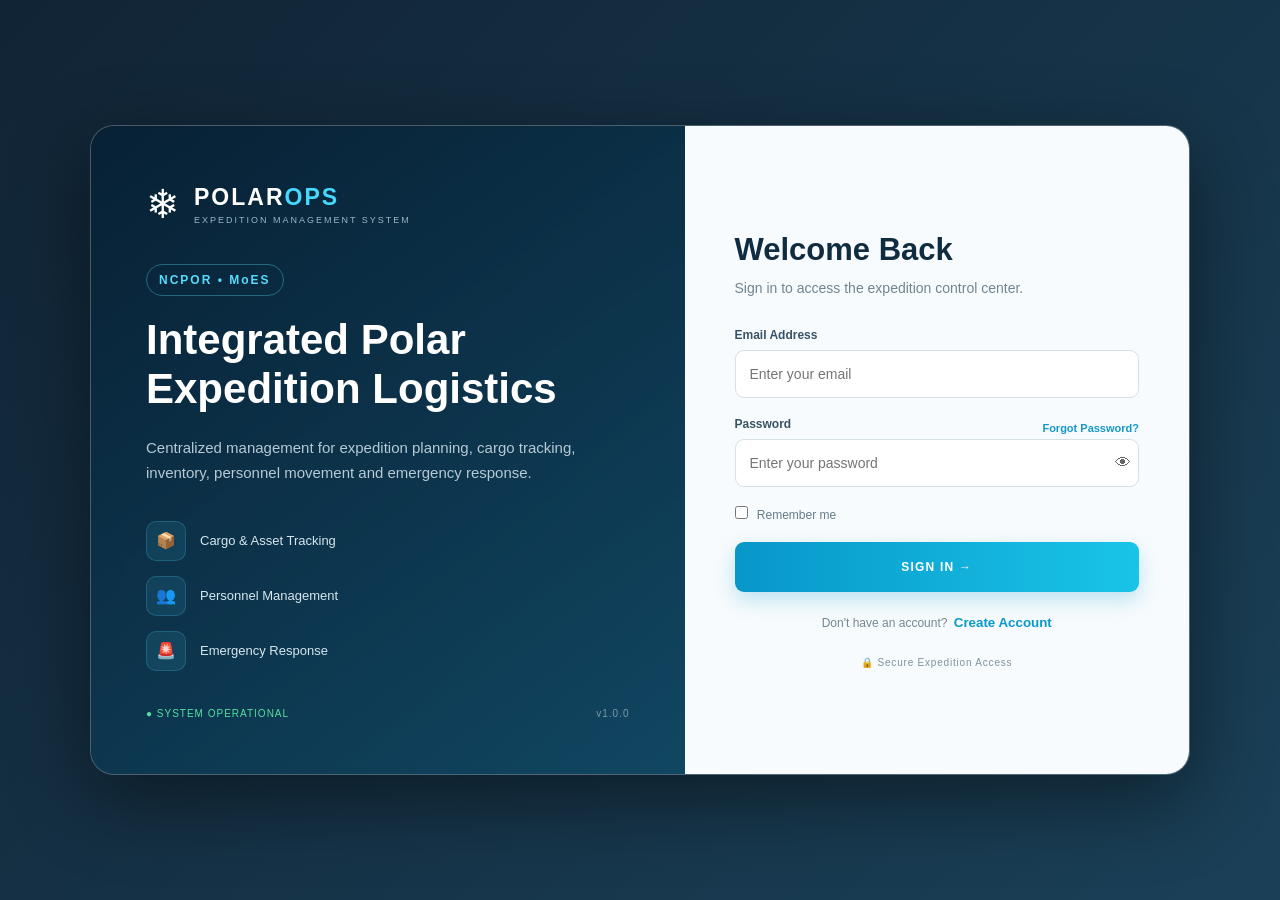
<file: login.html>
<!DOCTYPE html>
<html lang="en">
<head>
    <meta charset="UTF-8">
    <meta name="viewport" content="width=device-width, initial-scale=1.0">

    <title>Polar Expedition | Secure Access</title>

    <link rel="stylesheet" href="auth.css">
</head>

<body>

    <div class="auth-container">

        <!-- Left Section -->
        <div class="auth-info">
            <div class="logo">
                <span>❄</span>
                <div>
                    <h2>POLAR<span>OPS</span></h2>
                    <p>EXPEDITION MANAGEMENT SYSTEM</p>
                </div>
            </div>

            <div class="info-content">
                <p class="tag">NCPOR • MoES</p>

                <h1>
                    Integrated Polar<br>
                    Expedition Logistics
                </h1>

                <p>
                    Centralized management for expedition planning,
                    cargo tracking, inventory, personnel movement
                    and emergency response.
                </p>

                <div class="features">
                    <div>
                        <span>📦</span>
                        <p>Cargo & Asset Tracking</p>
                    </div>

                    <div>
                        <span>👥</span>
                        <p>Personnel Management</p>
                    </div>

                    <div>
                        <span>🚨</span>
                        <p>Emergency Response</p>
                    </div>
                </div>
            </div>

            <div class="info-footer">
                <span>● SYSTEM OPERATIONAL</span>
                <span>v1.0.0</span>
            </div>
        </div>


        <!-- Right Section -->
        <div class="auth-card">

            <!-- Login -->
            <div class="auth-form active" id="loginForm">

                <div class="mobile-logo">
                    ❄ POLAROPS
                </div>

                <h2>Welcome Back</h2>
                <p class="subtitle">
                    Sign in to access the expedition control center.
                </p>

                <form onsubmit="loginUser(event)">

                    <div class="input-group">
                        <label for="loginEmail">Email Address</label>

                        <input
                            type="email"
                            id="loginEmail"
                            placeholder="Enter your email"
                            required
                        >
                    </div>

                    <div class="input-group">
                        <div class="label-row">
                            <label for="loginPassword">Password</label>

                            <button
                                type="button"
                                class="forgot-link"
                                onclick="showForm('forgotForm')"
                            >
                                Forgot Password?
                            </button>
                        </div>

                        <div class="password-box">
                            <input
                                type="password"
                                id="loginPassword"
                                placeholder="Enter your password"
                                required
                            >

                            <button
                                type="button"
                                onclick="togglePassword('loginPassword', this)"
                            >
                                👁
                            </button>
                        </div>
                    </div>

                    <div class="remember">
                        <label>
                            <input type="checkbox" id="rememberMe">
                            Remember me
                        </label>
                    </div>

                    <button class="auth-btn" type="submit">
                        SIGN IN →
                    </button>

                </form>

                <p class="switch-text">
                    Don't have an account?
                    <button onclick="showForm('registerForm')">
                        Create Account
                    </button>
                </p>

                <div class="security-note">
                    🔒 Secure Expedition Access
                </div>

            </div>


            <!-- Register -->
            <div class="auth-form" id="registerForm">

                <h2>Create Account</h2>

                <p class="subtitle">
                    Register for the Polar Expedition Management System.
                </p>

                <form onsubmit="registerUser(event)">

                    <div class="input-group">
                        <label for="registerName">Full Name</label>

                        <input
                            type="text"
                            id="registerName"
                            placeholder="Enter your full name"
                            required
                        >
                    </div>

                    <div class="input-group">
                        <label for="registerEmail">Official Email</label>

                        <input
                            type="email"
                            id="registerEmail"
                            placeholder="Enter your email"
                            required
                        >
                    </div>

                    <div class="input-group">
                        <label for="registerRole">Role</label>

                        <select id="registerRole" required>
                            <option value="">Select your role</option>
                            <option value="Expedition Manager">Expedition Manager</option>
                            <option value="Logistics Officer">Logistics Officer</option>
                            <option value="Inventory Manager">Inventory Manager</option>
                            <option value="Personnel Officer">Personnel Officer</option>
                            <option value="Field Officer">Field Officer</option>
                        </select>
                    </div>

                    <div class="input-group">
                        <label for="registerPassword">Password</label>

                        <div class="password-box">
                            <input
                                type="password"
                                id="registerPassword"
                                placeholder="Create a password"
                                required
                            >

                            <button
                                type="button"
                                onclick="togglePassword('registerPassword', this)"
                            >
                                👁
                            </button>
                        </div>
                    </div>

                    <div class="input-group">
                        <label for="confirmPassword">Confirm Password</label>

                        <input
                            type="password"
                            id="confirmPassword"
                            placeholder="Confirm your password"
                            required
                        >
                    </div>

                    <label class="terms">
                        <input type="checkbox" required>
                        I agree to the system access terms.
                    </label>

                    <button class="auth-btn" type="submit">
                        CREATE ACCOUNT →
                    </button>

                </form>

                <p class="switch-text">
                    Already have an account?
                    <button onclick="showForm('loginForm')">
                        Sign In
                    </button>
                </p>

            </div>


            <!-- Forgot Password -->
            <div class="auth-form" id="forgotForm">

                <div class="forgot-icon">
                    🔐
                </div>

                <h2>Reset Password</h2>

                <p class="subtitle">
                    Enter your registered email address and we'll
                    send instructions to reset your password.
                </p>

                <form onsubmit="forgotPassword(event)">

                    <div class="input-group">
                        <label for="forgotEmail">
                            Registered Email
                        </label>

                        <input
                            type="email"
                            id="forgotEmail"
                            placeholder="Enter your email"
                            required
                        >
                    </div>

                    <button class="auth-btn" type="submit">
                        SEND RESET LINK →
                    </button>

                </form>

                <p class="switch-text">
                    Remember your password?
                    <button onclick="showForm('loginForm')">
                        Back to Login
                    </button>
                </p>

            </div>


            <div id="message"></div>

        </div>

    </div>

    <script src="auth.js"></script>

</body>
</html>
</file>
<file: auth.css>
/* ================================
   POLAROPS AUTHENTICATION
   ================================ */

* {
    margin: 0;
    padding: 0;
    box-sizing: border-box;
}

body {
    font-family: Arial, Helvetica, sans-serif;
    min-height: 100vh;

    background:
        linear-gradient(
            135deg,
            rgba(4, 24, 42, 0.95),
            rgba(7, 48, 73, 0.92)
        ),
        url("https://images.unsplash.com/photo-1517783999520-f068d7431a60?auto=format&fit=crop&w=2000&q=80");

    background-size: cover;
    background-position: center;

    display: flex;
    justify-content: center;
    align-items: center;

    color: #ffffff;
}


/* Main Container */

.auth-container {
    width: 1100px;
    min-height: 650px;

    display: grid;
    grid-template-columns: 1fr 0.85fr;

    background: rgba(255, 255, 255, 0.08);

    border: 1px solid rgba(255, 255, 255, 0.18);

    border-radius: 24px;

    overflow: hidden;

    box-shadow:
        0 25px 80px rgba(0, 0, 0, 0.45);

    backdrop-filter: blur(15px);
}


/* ================================
   LEFT INFORMATION PANEL
   ================================ */

.auth-info {
    padding: 55px;

    display: flex;
    flex-direction: column;
    justify-content: space-between;

    background:
        linear-gradient(
            145deg,
            rgba(5, 30, 50, 0.9),
            rgba(9, 71, 101, 0.75)
        );
}

.logo {
    display: flex;
    align-items: center;
    gap: 14px;
}

.logo > span {
    font-size: 40px;
}

.logo h2 {
    font-size: 23px;
    letter-spacing: 2px;
}

.logo h2 span {
    color: #46d9ff;
}

.logo p {
    font-size: 9px;
    letter-spacing: 2px;
    color: #9bb8c8;
    margin-top: 4px;
}


.info-content {
    max-width: 480px;
}

.tag {
    display: inline-block;

    color: #55dcff;

    font-size: 12px;
    font-weight: bold;

    letter-spacing: 2px;

    border: 1px solid rgba(85, 220, 255, 0.35);

    padding: 8px 12px;

    border-radius: 20px;

    margin-bottom: 20px;
}

.info-content h1 {
    font-size: 42px;
    line-height: 1.15;
    margin-bottom: 22px;
}

.info-content > p:not(.tag) {
    color: #b7cad5;

    line-height: 1.7;

    font-size: 15px;
}


.features {
    margin-top: 35px;

    display: grid;
    gap: 15px;
}

.features div {
    display: flex;
    align-items: center;
    gap: 14px;

    color: #d7e7ee;
}

.features span {
    width: 40px;
    height: 40px;

    display: flex;
    align-items: center;
    justify-content: center;

    background: rgba(80, 210, 255, 0.1);

    border: 1px solid rgba(80, 210, 255, 0.2);

    border-radius: 10px;
}

.features p {
    font-size: 13px;
}


.info-footer {
    display: flex;
    justify-content: space-between;

    color: #7f9aa8;

    font-size: 10px;

    letter-spacing: 1px;
}

.info-footer span:first-child {
    color: #55e0a1;
}


/* ================================
   RIGHT AUTH CARD
   ================================ */

.auth-card {
    background: #f7fbfd;

    color: #173247;

    padding: 50px;

    display: flex;
    flex-direction: column;
    justify-content: center;
}

.auth-form {
    display: none;
}

.auth-form.active {
    display: block;
}

.auth-form h2 {
    font-size: 31px;
    margin-bottom: 9px;

    color: #102c40;
}

.subtitle {
    color: #718492;

    font-size: 14px;

    line-height: 1.6;

    margin-bottom: 28px;
}


/* Inputs */

.input-group {
    margin-bottom: 19px;
}

.input-group label {
    display: block;

    font-size: 12px;

    font-weight: bold;

    color: #385366;

    margin-bottom: 8px;
}

.input-group input,
.input-group select {
    width: 100%;

    height: 48px;

    border: 1px solid #d5e1e7;

    background: #ffffff;

    border-radius: 9px;

    padding: 0 14px;

    font-size: 14px;

    color: #18394e;

    outline: none;

    transition: 0.25s;
}

.input-group input:focus,
.input-group select:focus {
    border-color: #23aee0;

    box-shadow:
        0 0 0 3px rgba(35, 174, 224, 0.12);
}


/* Password */

.password-box {
    position: relative;
}

.password-box input {
    padding-right: 48px;
}

.password-box button {
    position: absolute;

    right: 8px;
    top: 50%;

    transform: translateY(-50%);

    border: none;

    background: transparent;

    cursor: pointer;

    font-size: 16px;

    opacity: 0.6;
}


/* Label row */

.label-row {
    display: flex;

    align-items: center;

    justify-content: space-between;
}

.label-row label {
    margin-bottom: 8px;
}

.forgot-link {
    border: none;

    background: transparent;

    color: #1598c8;

    font-size: 11px;

    cursor: pointer;

    font-weight: bold;
}


/* Remember */

.remember {
    margin-bottom: 20px;

    font-size: 12px;

    color: #667c88;
}

.remember input {
    margin-right: 6px;
}


/* Terms */

.terms {
    display: block;

    color: #687e89;

    font-size: 11px;

    margin-bottom: 20px;
}

.terms input {
    margin-right: 6px;
}


/* Main Button */

.auth-btn {
    width: 100%;

    height: 50px;

    border: none;

    border-radius: 9px;

    background:
        linear-gradient(
            90deg,
            #0797c9,
            #19c4e8
        );

    color: white;

    font-size: 12px;

    font-weight: bold;

    letter-spacing: 1.2px;

    cursor: pointer;

    transition: 0.25s;

    box-shadow:
        0 8px 20px rgba(10, 161, 207, 0.25);
}

.auth-btn:hover {
    transform: translateY(-2px);

    box-shadow:
        0 12px 25px rgba(10, 161, 207, 0.35);
}


/* Switch */

.switch-text {
    text-align: center;

    margin-top: 23px;

    font-size: 12px;

    color: #738793;
}

.switch-text button {
    border: none;

    background: transparent;

    color: #0799ca;

    font-weight: bold;

    cursor: pointer;

    margin-left: 3px;
}


/* Security */

.security-note {
    text-align: center;

    margin-top: 27px;

    color: #7e929d;

    font-size: 10px;

    letter-spacing: 0.8px;
}


/* Forgot Icon */

.forgot-icon {
    width: 65px;
    height: 65px;

    display: flex;
    align-items: center;
    justify-content: center;

    background: #e5f7fc;

    border-radius: 50%;

    font-size: 28px;

    margin-bottom: 20px;
}


/* Message */

#message {
    display: none;

    margin-top: 20px;

    padding: 12px;

    border-radius: 8px;

    text-align: center;

    font-size: 12px;
}

#message.success {
    display: block;

    background: #e7faf1;

    color: #087447;

    border: 1px solid #bcebd5;
}

#message.error {
    display: block;

    background: #fff0f0;

    color: #b52b2b;

    border: 1px solid #f3c5c5;
}


/* Mobile Logo */

.mobile-logo {
    display: none;
}


/* ================================
   RESPONSIVE DESIGN
   ================================ */

@media (max-width: 900px) {

    .auth-container {
        width: 92%;

        grid-template-columns: 1fr;

        min-height: auto;
    }

    .auth-info {
        display: none;
    }

    .auth-card {
        padding: 40px 30px;
    }

    .mobile-logo {
        display: block;

        color: #0799ca;

        font-weight: bold;

        font-size: 18px;

        margin-bottom: 35px;
    }
}


@media (max-width: 500px) {

    body {
        padding: 15px;
    }

    .auth-container {
        width: 100%;

        border-radius: 18px;
    }

    .auth-card {
        padding: 30px 22px;
    }

    .auth-form h2 {
        font-size: 26px;
    }
}
</file>
